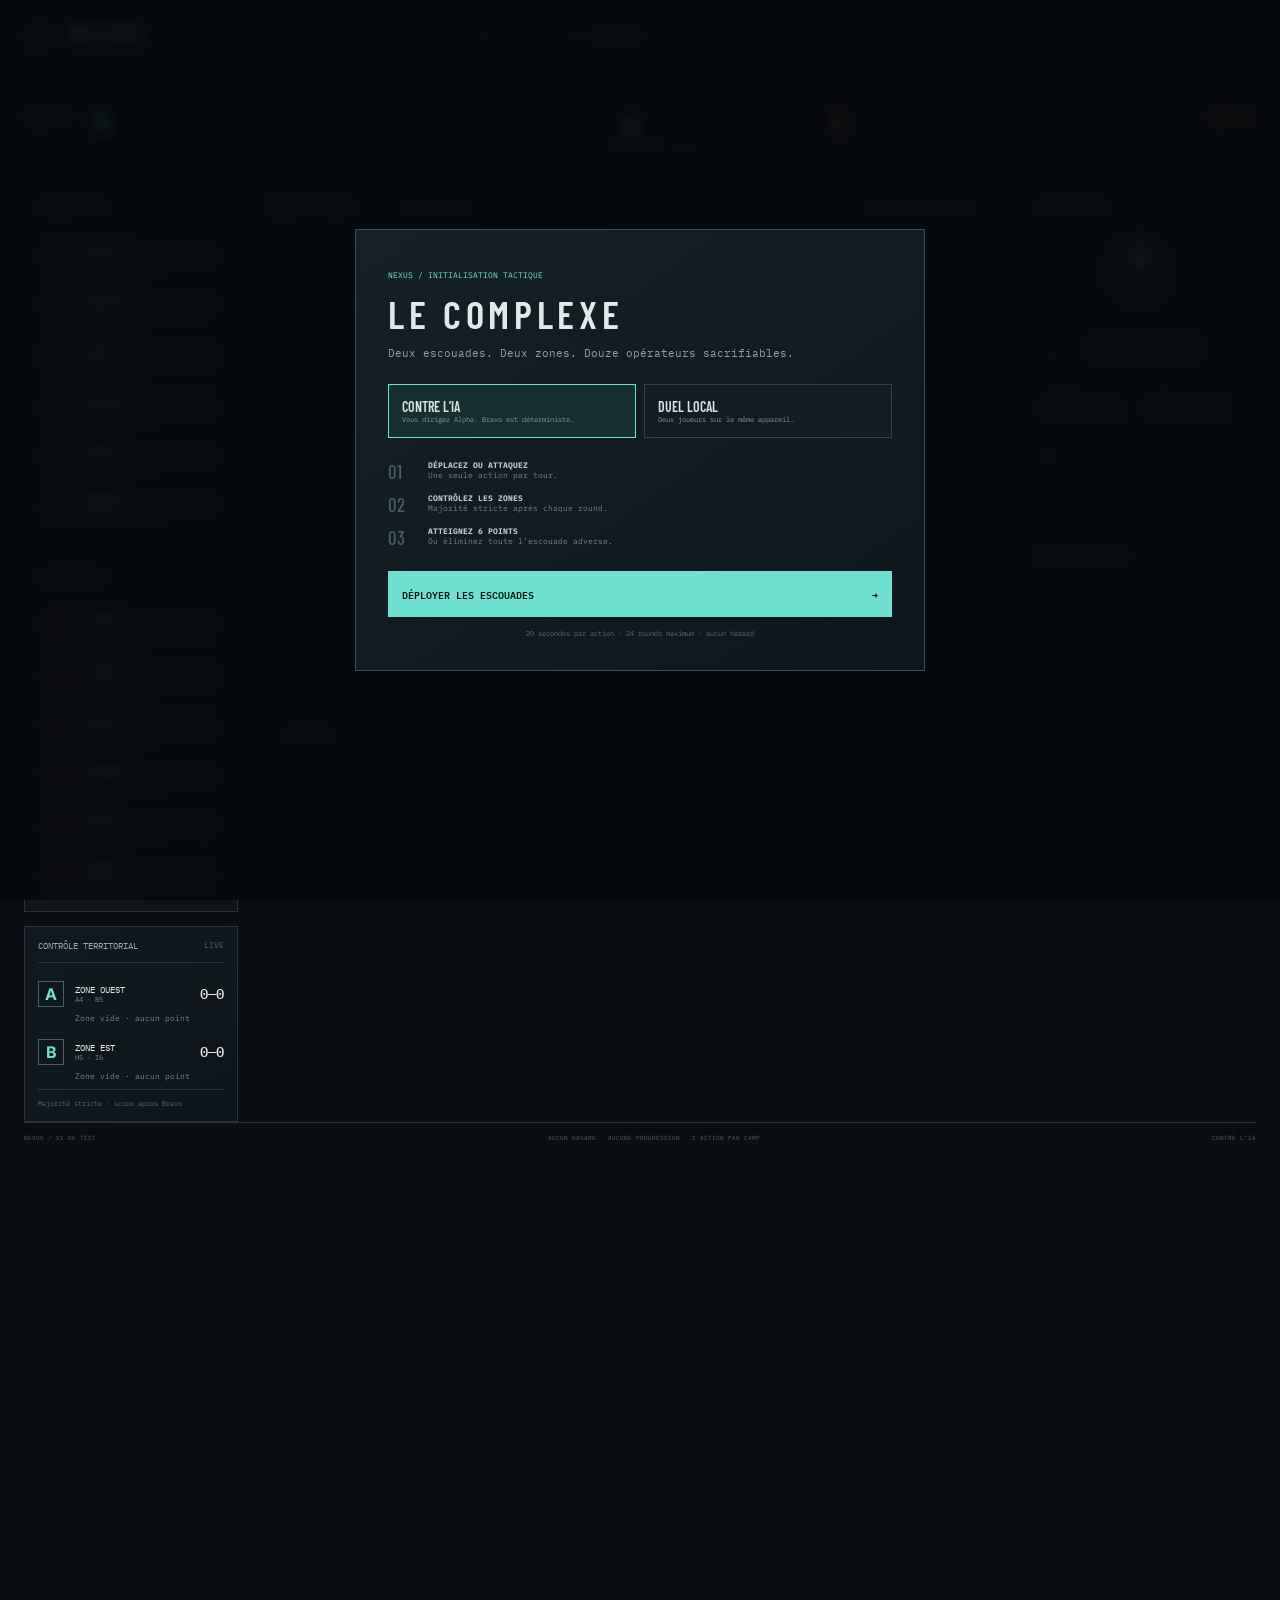
<file: index.html>
<!doctype html><html lang="fr"><head><meta charset="utf-8"><meta name="viewport" content="width=device-width,initial-scale=1"><meta http-equiv="refresh" content="0;url=./nexus/"><title>NEXUS — Test</title></head><body style="background:#090e12;color:#70e1d1;font-family:system-ui;padding:2rem"><a style="color:inherit" href="./nexus/">Ouvrir le prototype NEXUS</a></body></html>
</file>
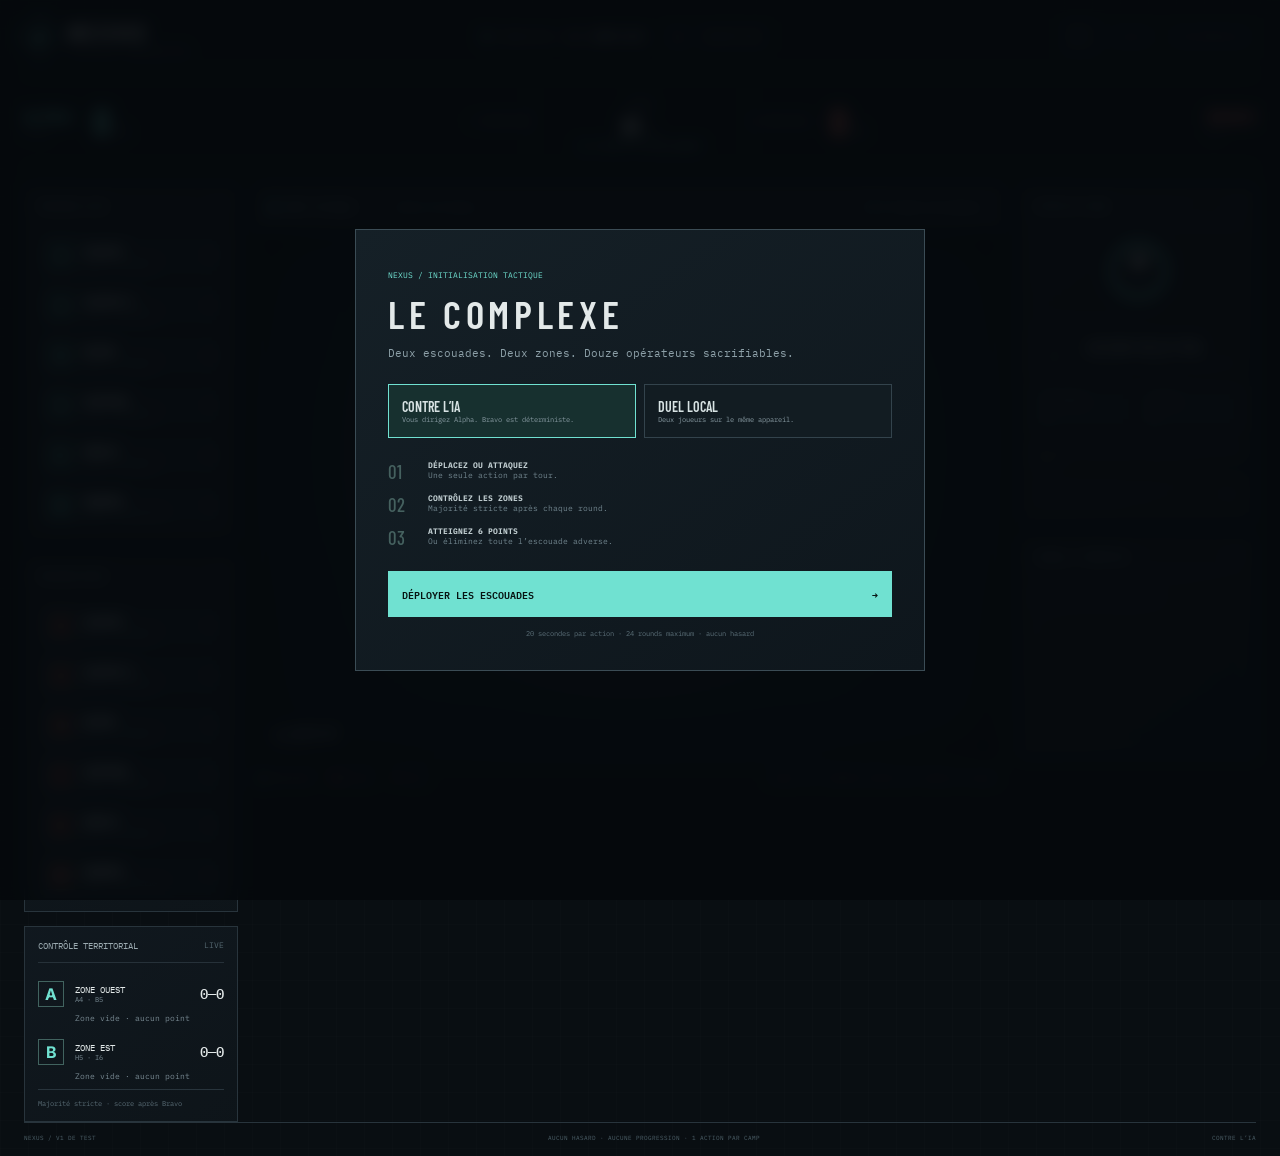
<file: nexus/index.html>
<!doctype html>
<html lang="fr"><head><meta charset="utf-8"><meta name="viewport" content="width=device-width,initial-scale=1,viewport-fit=cover"><meta name="theme-color" content="#0a0f13"><title>NEXUS — Tactical Domination</title><link rel="stylesheet" href="./styles.css"></head><body>
<div class="app"><header class="topbar"><a class="brand" href="./" aria-label="NEXUS, accueil"><span class="brand-sigil">N</span><span><b>NEXUS</b><small>TACTICAL DOMINATION</small></span></a><div class="operation"><span class="status-dot"></span><span>OPÉRATION</span><strong>LE COMPLEXE</strong><span class="prototype">V1 · PROTOTYPE</span></div><nav class="top-actions" aria-label="Options de partie"><button class="icon-button" id="rulesButton" title="Règles" aria-label="Afficher les règles">?</button><button class="text-button" id="pauseButton" disabled>Pause</button><button class="text-button" id="restartButton" disabled>Recommencer</button></nav></header>
<section class="scoreboard" aria-label="Scores et round"><div class="score-side alpha"><span class="team-tag">ALPHA <small id="alphaMode">VOUS</small></span><strong><span id="alphaScore">0</span><i>/6</i></strong><span class="alive-count" id="alphaAlive">6 OPÉRATEURS</span></div><div class="round-center"><small>ROUND</small><b id="roundValue">01<span>/24</span></b><div class="turn-label" id="turnLabel">EN ATTENTE DU DÉPLOIEMENT</div></div><div class="score-side bravo"><span class="team-tag">BRAVO <small id="bravoMode">IA</small></span><strong><span id="bravoScore">0</span><i>/6</i></strong><span class="alive-count" id="bravoAlive">6 OPÉRATEURS</span></div></section>
<main class="game-layout"><aside class="left-column"><section class="panel roster-panel"><div class="panel-heading"><span>ESCOUADE ALPHA</span><i>06</i></div><div class="roster" id="alphaRoster"></div></section><section class="panel roster-panel bravo-roster"><div class="panel-heading"><span>ESCOUADE BRAVO</span><i>06</i></div><div class="roster" id="bravoRoster"></div></section><section class="panel zone-panel"><div class="panel-heading"><span>CONTRÔLE TERRITORIAL</span><i>LIVE</i></div><div class="zone-readout" id="leftZoneReadout"><div><b>A</b><span>ZONE OUEST<small>A4 · B5</small></span><strong>0—0</strong></div><p>Égalité · aucun point</p></div><div class="zone-readout" id="rightZoneReadout"><div><b>B</b><span>ZONE EST<small>H5 · I6</small></span><strong>0—0</strong></div><p>Égalité · aucun point</p></div><small class="score-note">Majorité stricte · score après Bravo</small></section></aside>
<section class="battlefield"><div class="field-toolbar"><div><span class="live-dot"></span><b id="activeLabel">CARTE TACTIQUE</b><small>9 × 9 · SYMÉTRIE ROTATIONNELLE</small></div><button id="threatButton" class="toggle-button" aria-pressed="false"><span></span>Toutes les menaces</button></div><div class="canvas-frame" id="canvasFrame"><canvas id="gameCanvas" width="1000" height="720" tabindex="0" role="application" aria-label="Carte isométrique 9 par 9. Sélectionnez un opérateur dans la liste puis une destination ou une cible."></canvas><div class="canvas-vignette"></div><div class="map-stamp">LE COMPLEXE <span>SECTEUR 09</span></div><div class="thinking hidden" id="thinking"><i></i> BRAVO CALCULE SON ACTION</div></div><div class="field-footer"><span><i class="legend-diamond move"></i>Déplacement</span><span><i class="legend-diamond attack"></i>Attaque</span><span><i class="legend-diamond threat"></i>Menace</span><span class="desktop-hint">Cliquez sur un opérateur adverse pour inspecter sa menace.</span></div></section>
<aside class="right-column"><section class="panel action-panel"><div class="panel-heading"><span>ACTION EN COURS</span><i id="actionNumber">00</i></div><div class="timer" id="timer"><svg viewBox="0 0 42 42" aria-hidden="true"><circle class="timer-track" cx="21" cy="21" r="17"></circle><circle class="timer-progress" id="timerRing" cx="21" cy="21" r="17"></circle></svg><div><b id="timerValue">20</b><small>SECONDES</small></div></div><div class="operator-detail empty" id="operatorDetail"><div class="operator-emblem" id="detailEmblem">—</div><div><h2 id="detailName">AUCUNE SÉLECTION</h2><p id="detailSubtitle">Choisissez un opérateur du camp actif.</p></div></div><div class="unit-stats"><div><span>DÉPLACEMENT</span><b id="detailMove">—</b></div><div><span>ATTAQUE</span><b id="detailAttack">—</b></div></div><div class="selection-help" id="selectionHelp">Les cases disponibles apparaîtront sur la carte.</div><button class="pass-button" id="passButton" disabled>Passer l’action <span>↵</span></button></section><section class="panel history-panel"><div class="panel-heading"><span>JOURNAL D’OPÉRATION</span><i>TXT</i></div><div class="history" id="history" aria-live="polite"><p class="history-empty">Aucune action enregistrée.</p></div></section></aside></main><footer class="app-footer"><span>NEXUS / V1 DE TEST</span><span>AUCUN HASARD · AUCUNE PROGRESSION · 1 ACTION PAR CAMP</span><span id="modeFooter">CONTRE L’IA</span></footer></div>
<div class="modal-backdrop" id="introModal"><section class="modal intro-modal" role="dialog" aria-modal="true" aria-labelledby="introTitle"><span class="modal-kicker">NEXUS / INITIALISATION TACTIQUE</span><h1 id="introTitle">LE COMPLEXE</h1><p class="modal-lead">Deux escouades. Deux zones. Douze opérateurs sacrifiables.</p><div class="mode-picker" role="group" aria-label="Mode de jeu"><button class="selected" data-mode="ai"><b>CONTRE L’IA</b><span>Vous dirigez Alpha. Bravo est déterministe.</span></button><button data-mode="local"><b>DUEL LOCAL</b><span>Deux joueurs sur le même appareil.</span></button></div><div class="mission-grid"><div><b>01</b><span><strong>DÉPLACEZ OU ATTAQUEZ</strong>Une seule action par tour.</span></div><div><b>02</b><span><strong>CONTRÔLEZ LES ZONES</strong>Majorité stricte après chaque round.</span></div><div><b>03</b><span><strong>ATTEIGNEZ 6 POINTS</strong>Ou éliminez toute l’escouade adverse.</span></div></div><button class="primary-button" id="deployButton">DÉPLOYER LES ESCOUADES <span>→</span></button><small class="modal-footnote">20 secondes par action · 24 rounds maximum · aucun hasard</small></section></div>
<div class="modal-backdrop hidden" id="rulesModal"><section class="modal rules-modal" role="dialog" aria-modal="true" aria-labelledby="rulesTitle"><button class="modal-close" data-close="rulesModal" aria-label="Fermer">×</button><span class="modal-kicker">MANUEL DE TERRAIN / V1</span><h1 id="rulesTitle">RÈGLES DU COMPLEXE</h1><div class="rules-scroll"><h3>Déroulement</h3><p>Alpha puis Bravo effectuent chacun <strong>une action</strong> : déplacer un opérateur <strong>ou</strong> attaquer. Le score est calculé après l’action de Bravo.</p><h3>Contrôle et victoire</h3><p>Chaque zone 2×2 rapporte 1 point au camp qui y possède <strong>strictement plus</strong> d’opérateurs. Une zone vide ou à égalité est neutre. Victoire à 6 points ou par élimination complète. Après 24 rounds, le meilleur score gagne ; l’égalité donne un match nul.</p><div class="rules-table"><div><b>ASSAULT ×2</b><span>2 orth. / tir 3 orth.</span></div><div><b>RECON</b><span>3 orth. / tir 1 diag.</span></div><div><b>SENTINEL</b><span>1 orth. / tir 6 orth.</span></div><div><b>ORACLE</b><span>1 orth. / tir 4 diag.</span></div><div><b>WARDEN</b><span>1 dans 8 dir. / tir 1 dans 8 dir.</span></div></div><h3>Lignes et blocages</h3><p>Les murs et les opérateurs bloquent déplacements et attaques. Toute cible valide est éliminée immédiatement : il n’y a aucun point de vie.</p><h3>Cadence et cas provisoires</h3><p>Le chrono est de 20 secondes par action ; à expiration, l’action est passée. La pause arrête le chrono. Si les deux camps atteignent 6 points lors du même calcul, le résultat est un match nul. Ces deux conventions sont à valider par playtest.</p></div><button class="primary-button" data-close="rulesModal">RETOUR À LA CARTE</button></section></div>
<div class="modal-backdrop hidden" id="pauseModal"><section class="modal compact-modal" role="dialog" aria-modal="true"><span class="modal-kicker">OPÉRATION SUSPENDUE</span><h1>PAUSE</h1><p class="modal-lead">Le chrono est arrêté.</p><button class="primary-button" id="resumeButton">REPRENDRE</button></section></div><div class="modal-backdrop hidden" id="restartModal"><section class="modal compact-modal" role="dialog" aria-modal="true"><span class="modal-kicker">NOUVELLE OPÉRATION</span><h1>RECOMMENCER ?</h1><p class="modal-lead">La partie en cours sera abandonnée.</p><div class="modal-actions"><button class="secondary-button" id="cancelRestart">ANNULER</button><button class="primary-button" id="confirmRestart">RECOMMENCER</button></div></section></div><div class="modal-backdrop hidden" id="resultModal"><section class="modal result-modal" role="dialog" aria-modal="true"><span class="modal-kicker" id="resultKicker">OPÉRATION TERMINÉE</span><h1 id="resultTitle">VICTOIRE ALPHA</h1><p class="modal-lead" id="resultReason"></p><div class="final-score"><span id="finalAlpha">6</span><i>—</i><span id="finalBravo">0</span></div><div class="result-stats"><span>ROUNDS <b id="finalRounds">0</b></span><span>ACTIONS <b id="finalActions">0</b></span></div><button class="primary-button" id="rematchButton">REVANCHE IMMÉDIATE <span>→</span></button><button class="secondary-button" id="changeModeButton">CHANGER DE MODE</button></section></div><div class="toast hidden" id="toast" role="status"></div><script src="./rules.js"></script><script src="./app.js"></script></body></html>
</file>
<file: nexus/styles.css>
@import url('https://fonts.googleapis.com/css2?family=Barlow+Condensed:wght@500;600;700&family=IBM+Plex+Mono:wght@400;500;600&family=Inter:wght@400;500;600;700&display=swap');
:root{--bg:#090e12;--panel:#10171d;--line:#28343c;--text:#e3e9e9;--muted:#788992;--alpha:#70e1d1;--bravo:#ff796c;--mono:'IBM Plex Mono',monospace;--condensed:'Barlow Condensed',sans-serif}*{box-sizing:border-box}html,body{margin:0;min-height:100%;background:var(--bg);color:var(--text);font-family:Inter,system-ui,sans-serif}body{background-image:linear-gradient(#ffffff02 1px,transparent 1px),linear-gradient(90deg,#ffffff02 1px,transparent 1px);background-size:28px 28px}button{font:inherit}button:focus-visible,a:focus-visible,canvas:focus-visible{outline:2px solid var(--alpha);outline-offset:3px}.hidden{display:none!important}.app{max-width:1680px;margin:auto;padding:0 24px 14px}.topbar{height:74px;border-bottom:1px solid var(--line);display:flex;align-items:center;justify-content:space-between;gap:22px}.brand{display:flex;align-items:center;gap:13px;text-decoration:none;color:var(--text)}.brand-sigil{width:33px;height:33px;display:grid;place-items:center;border:1px solid var(--alpha);color:var(--alpha);font:700 20px var(--condensed);transform:rotate(45deg)}.brand>span:last-child{display:flex;flex-direction:column}.brand b{font:700 23px var(--condensed);letter-spacing:.22em}.brand small{font:8px var(--mono);letter-spacing:.16em;color:var(--muted)}.operation{display:flex;align-items:center;gap:11px;font:9px var(--mono);letter-spacing:.14em;color:var(--muted)}.operation strong{font-size:10px;color:#bac5c8}.status-dot,.live-dot{width:5px;height:5px;background:var(--alpha);display:inline-block;box-shadow:0 0 8px #70e1d177}.prototype{border:1px solid var(--line);padding:5px 7px;margin-left:7px}.top-actions{display:flex;gap:7px}.text-button,.icon-button{border:1px solid var(--line);background:#10171dcc;color:#9aaab1;height:33px;cursor:pointer;font:9px var(--mono);letter-spacing:.1em;text-transform:uppercase}.text-button{padding:0 12px}.icon-button{width:33px;font-size:13px}.text-button:disabled{opacity:.35}.scoreboard{height:94px;display:grid;grid-template-columns:1fr 220px 1fr;align-items:center;border-bottom:1px solid var(--line)}.score-side{display:grid;grid-template-columns:auto 1fr auto;align-items:center;gap:20px}.score-side.bravo{direction:rtl}.score-side.bravo>*{direction:ltr}.team-tag{font:600 18px var(--condensed);letter-spacing:.1em}.team-tag small{display:block;font:8px var(--mono);color:var(--muted)}.score-side strong{font:600 39px var(--condensed)}.score-side strong i{font:400 15px var(--mono);color:#52636c;font-style:normal}.score-side.alpha strong,.score-side.alpha .team-tag{color:var(--alpha)}.score-side.bravo strong,.score-side.bravo .team-tag{color:var(--bravo)}.alive-count{font:8px var(--mono);color:var(--muted)}.round-center{text-align:center;border-left:1px solid var(--line);border-right:1px solid var(--line)}.round-center>small{font:8px var(--mono);color:var(--muted)}.round-center>b{display:block;font:600 25px var(--condensed)}.round-center>b span{font:10px var(--mono);color:#53636c}.turn-label{font:8px var(--mono);color:var(--alpha)}
.game-layout{display:grid;grid-template-columns:214px minmax(440px,1fr) 236px;gap:18px;padding-top:18px}.left-column,.right-column{display:flex;flex-direction:column;gap:14px}.panel{background:linear-gradient(145deg,#111920eb,#0e151aeb);border:1px solid var(--line);padding:13px}.panel-heading{display:flex;justify-content:space-between;padding-bottom:11px;margin-bottom:10px;border-bottom:1px solid #263139;font:9px var(--mono);color:#9baab0}.panel-heading i{font-style:normal;color:#53666f;font-size:8px}.roster{display:grid;gap:5px}.operator-card{display:grid;grid-template-columns:30px 1fr auto;align-items:center;gap:8px;width:100%;padding:7px;border:1px solid transparent;background:#151f26;color:var(--text);text-align:left;cursor:pointer}.operator-card.selected{border-color:var(--alpha);background:#16302f}.bravo-roster .operator-card.selected{border-color:var(--bravo)}.operator-card.dead{opacity:.3}.operator-icon{width:29px;height:29px;display:grid;place-items:center;background:#1b3435;border:1px solid #35615e;color:var(--alpha);font:600 14px var(--condensed)}.bravo-roster .operator-icon{background:#362322;color:var(--bravo)}.operator-card b{display:block;font:600 13px var(--condensed)}.operator-card small{display:block;font:7px var(--mono);color:var(--muted)}.operator-status{font:7px var(--mono);color:#5e747d}.zone-panel{margin-top:auto}.zone-readout{padding:8px 0}.zone-readout>div{display:grid;grid-template-columns:28px 1fr auto;align-items:center;gap:9px}.zone-readout b{width:26px;height:26px;border:1px solid #41635f;display:grid;place-items:center;color:var(--alpha)}.zone-readout span{font:9px var(--mono)}.zone-readout small{display:block;font-size:7px;color:var(--muted)}.zone-readout strong{font:500 14px var(--mono)}.zone-readout p{font:8px var(--mono);color:var(--muted);margin:6px 0 0 37px}.zone-readout.alpha-zone p{color:var(--alpha)}.zone-readout.bravo-zone p{color:var(--bravo)}.score-note{display:block;border-top:1px solid var(--line);padding-top:9px;color:#586b74;font:7px var(--mono)}
.battlefield{min-width:0}.field-toolbar{height:41px;border:1px solid var(--line);border-bottom:0;background:#111920;display:flex;align-items:center;justify-content:space-between;padding:0 13px}.field-toolbar>div{display:flex;align-items:center;gap:8px}.field-toolbar b{font:8px var(--mono)}.field-toolbar small{font:7px var(--mono);color:#596c75}.toggle-button{display:flex;align-items:center;gap:7px;background:none;border:0;color:#81929a;font:8px var(--mono);cursor:pointer}.toggle-button span{width:23px;height:12px;border:1px solid #465861}.toggle-button[aria-pressed=true]{color:var(--bravo)}.canvas-frame{position:relative;border:1px solid var(--line);background:radial-gradient(ellipse at 50% 42%,#1b2930 0,#0e171d 58%,#0a1116 100%);overflow:hidden;aspect-ratio:1000/720}canvas{display:block;width:100%;height:100%;position:relative;z-index:1;touch-action:manipulation}.canvas-vignette{position:absolute;inset:0;box-shadow:inset 0 0 70px #0008;pointer-events:none;z-index:2}.map-stamp{position:absolute;bottom:13px;left:15px;font:600 14px var(--condensed);color:#687a82;z-index:3}.map-stamp span{display:block;font:6px var(--mono)}.thinking{position:absolute;z-index:5;top:13px;left:50%;transform:translateX(-50%);padding:9px;background:#251b1bdd;border:1px solid #73433d;font:8px var(--mono);color:var(--bravo)}.field-footer{display:flex;gap:17px;padding:10px 2px;font:7px var(--mono);color:#6d8089}.field-footer>span{display:flex;align-items:center;gap:6px}.legend-diamond{width:7px;height:7px;transform:rotate(45deg);display:inline-block}.legend-diamond.move{border:1px solid var(--alpha)}.legend-diamond.attack{border:1px solid var(--bravo)}.legend-diamond.threat{background:#ff796c33}.desktop-hint{margin-left:auto}
.timer{height:74px;position:relative;display:grid;place-items:center;margin-bottom:12px}.timer svg{position:absolute;width:67px;height:67px;transform:rotate(-90deg)}.timer circle{fill:none;stroke-width:2}.timer-track{stroke:#283740}.timer-progress{stroke:var(--alpha);stroke-dasharray:106.82;stroke-dashoffset:0}.timer>div{text-align:center}.timer b{display:block;font:600 22px var(--condensed)}.timer small{font:6px var(--mono);color:var(--muted)}.timer.warning b{color:var(--bravo)}.operator-detail{display:grid;grid-template-columns:42px 1fr;gap:10px;align-items:center;border-top:1px solid var(--line);padding-top:13px}.operator-emblem{width:40px;height:40px;border:1px solid #3d5f5c;display:grid;place-items:center;color:var(--alpha);font:600 22px var(--condensed)}.operator-detail h2{font:600 17px var(--condensed);margin:0}.operator-detail p{font:7px var(--mono);color:var(--muted);margin:3px 0}.operator-detail.empty{opacity:.55}.unit-stats{display:grid;grid-template-columns:1fr 1fr;gap:6px;margin-top:14px}.unit-stats>div{background:#151f26;padding:8px}.unit-stats span{display:block;font:6px var(--mono);color:var(--muted)}.unit-stats b{font:500 9px var(--mono)}.selection-help{font:8px/1.6 var(--mono);color:#71858e;min-height:42px;padding:11px 0}.pass-button{width:100%;display:flex;justify-content:space-between;border:1px solid #34454e;background:#151f25;color:#84979f;padding:9px;font:8px var(--mono)}.pass-button:disabled{opacity:.35}.history-panel{min-height:220px}.history{display:flex;flex-direction:column;gap:9px;max-height:280px;overflow:auto}.history-empty{font:8px var(--mono);color:#4f626b}.history-entry{border-left:1px solid #42535c;padding-left:8px;font:7px/1.55 var(--mono);color:#82949c}.history-entry b{display:block;font-weight:400;font-size:6px}.history-entry.alpha{border-color:var(--alpha)}.history-entry.bravo{border-color:var(--bravo)}.history-entry.score{border-color:#f1c777}.app-footer{display:flex;justify-content:space-between;border-top:1px solid var(--line);padding-top:11px;font:6px var(--mono);color:#4d6069}
.modal-backdrop{position:fixed;inset:0;background:#05090cdd;backdrop-filter:blur(8px);z-index:50;display:grid;place-items:center;padding:20px}.modal{width:min(570px,100%);max-height:92vh;overflow:auto;background:linear-gradient(145deg,#152027,#0e161c);border:1px solid #3b4c55;padding:32px;position:relative}.modal-kicker{font:8px var(--mono);color:var(--alpha)}.modal h1{font:600 39px var(--condensed);letter-spacing:.12em;margin:8px 0}.modal-lead{font:11px/1.6 var(--mono);color:#8da0a8;margin:0 0 22px}.mode-picker{display:grid;grid-template-columns:1fr 1fr;gap:8px}.mode-picker button{background:#121c22;border:1px solid #33434c;text-align:left;padding:13px;color:#8799a1;cursor:pointer}.mode-picker button.selected{border-color:var(--alpha);background:#17302f}.mode-picker b{display:block;font:600 14px var(--condensed);color:#d8e3e4}.mode-picker span{display:block;font:7px var(--mono)}.mission-grid{display:grid;gap:10px;margin:22px 0}.mission-grid>div{display:grid;grid-template-columns:30px 1fr;gap:10px}.mission-grid>div>b{font:500 19px var(--condensed);color:#45615f}.mission-grid span{font:8px var(--mono);color:#71858e}.mission-grid strong{display:block;color:#c1ced1}.primary-button,.secondary-button{width:100%;border:1px solid var(--alpha);padding:13px;background:var(--alpha);color:#071412;font:600 10px var(--mono);cursor:pointer;display:flex;justify-content:space-between}.secondary-button{background:transparent;color:#82969e;border-color:#3a4b54;justify-content:center;margin-top:8px}.modal-footnote{display:block;text-align:center;font:7px var(--mono);color:#5b6f78;margin-top:12px}.modal-close{position:absolute;right:14px;top:12px;border:0;background:none;color:#8ca0a8;font-size:25px}.rules-scroll{max-height:52vh;overflow:auto;margin:15px 0}.rules-scroll h3{font:600 15px var(--condensed);color:#c6d3d5}.rules-scroll p{font:10px/1.7 var(--mono);color:#879ba3}.rules-table{display:grid;grid-template-columns:1fr 1fr;gap:5px}.rules-table div{background:#152128;padding:9px}.rules-table b{display:block;font:600 12px var(--condensed);color:var(--alpha)}.rules-table span{font:7px var(--mono)}.compact-modal{width:min(420px,100%);text-align:center}.modal-actions{display:grid;grid-template-columns:1fr 1fr;gap:8px}.result-modal{text-align:center;width:min(470px,100%)}.final-score{font:600 60px var(--condensed);color:var(--alpha)}.final-score i{font-style:normal;color:#526770;margin:0 20px}.final-score span:last-child{color:var(--bravo)}.result-stats{display:flex;justify-content:center;gap:30px;margin:18px;font:8px var(--mono)}.toast{position:fixed;left:50%;bottom:25px;transform:translateX(-50%);z-index:80;background:#17252c;border:1px solid var(--bravo);padding:11px;font:9px var(--mono)}
@media(max-width:1220px){.game-layout{grid-template-columns:180px minmax(400px,1fr) 205px;gap:11px}.app{padding:0 14px}.operation{display:none}.field-toolbar small{display:none}.desktop-hint{display:none}}
@media(max-width:920px){.game-layout{grid-template-columns:1fr 215px}.battlefield{grid-column:1;grid-row:1/3}.left-column{grid-column:2}.right-column{grid-column:2}.zone-panel{display:none}.scoreboard{height:80px}}
@media(max-width:680px){.app{padding:0 9px}.topbar{height:58px}.brand b{font-size:19px}.operation{display:none}.scoreboard{height:76px;grid-template-columns:1fr 105px 1fr}.score-side{gap:8px}.team-tag{font-size:14px}.score-side strong{font-size:29px}.alive-count{display:none}.game-layout{display:flex;flex-direction:column;padding-top:10px}.battlefield{order:1}.left-column{order:2;display:grid;grid-template-columns:1fr 1fr;gap:8px}.right-column{order:3;display:grid;grid-template-columns:1fr 1fr;gap:8px}.roster{grid-template-columns:1fr 1fr}.operator-card{grid-template-columns:24px 1fr;padding:5px}.operator-icon{width:23px;height:23px}.operator-status{display:none}.history{max-height:150px}.canvas-frame{aspect-ratio:1000/790}.field-footer{justify-content:center;font-size:6px}.modal{padding:24px 20px}.mode-picker{grid-template-columns:1fr}.rules-table{grid-template-columns:1fr}.app-footer span:nth-child(2){display:none}}
@media(max-width:390px){.right-column{grid-template-columns:1fr}.history-panel{display:none}.operator-card small{display:none}}
</file>
